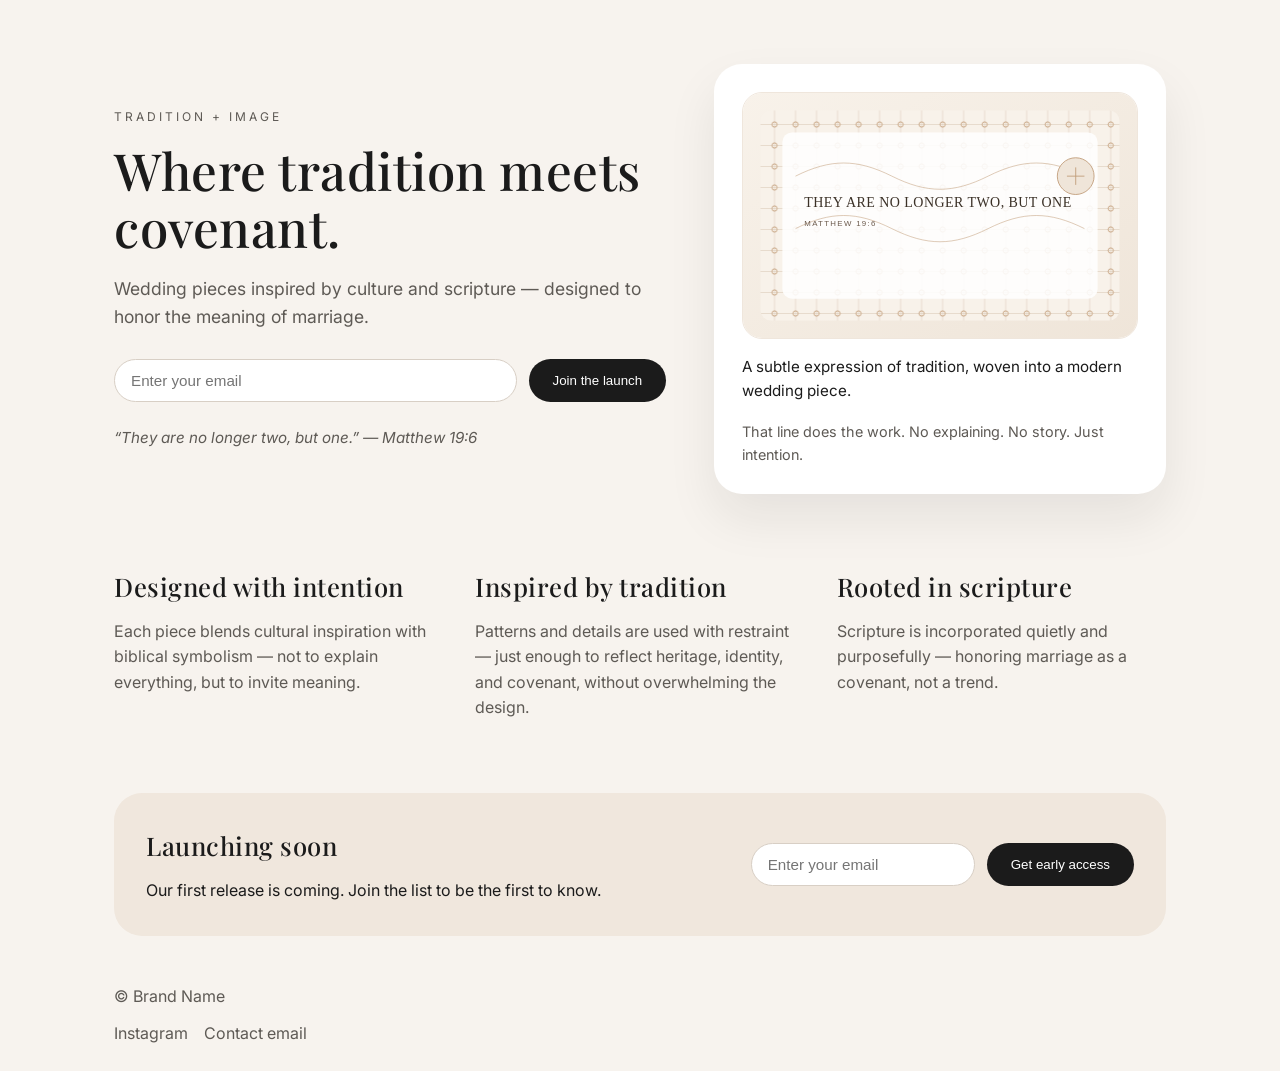
<file: index.html>
<!doctype html>
<html lang="en">
  <head>
    <meta charset="UTF-8" />
    <meta name="viewport" content="width=device-width, initial-scale=1.0" />
    <title>Tradition &amp; Covenant</title>
    <link rel="preconnect" href="https://fonts.googleapis.com" />
    <link rel="preconnect" href="https://fonts.gstatic.com" crossorigin />
    <link
      href="https://fonts.googleapis.com/css2?family=Playfair+Display:wght@400;500;600&family=Inter:wght@300;400;500;600&display=swap"
      rel="stylesheet"
    />
    <link rel="stylesheet" href="styles.css" />
  </head>
  <body>
    <main>
      <section class="hero">
        <div class="hero-content">
          <p class="eyebrow">Tradition + Image</p>
          <h1>Where tradition meets covenant.</h1>
          <p class="subhead">
            Wedding pieces inspired by culture and scripture — designed to honor the meaning of marriage.
          </p>
          <form class="cta-form">
            <input type="email" name="email" placeholder="Enter your email" aria-label="Email" />
            <button type="submit">Join the launch</button>
          </form>
          <p class="verse">“They are no longer two, but one.” — Matthew 19:6</p>
        </div>
        <div class="hero-card">
          <img src="assets/visual-concept.svg" alt="Subtle traditional pattern with covenant inscription" />
          <p class="caption">A subtle expression of tradition, woven into a modern wedding piece.</p>
          <p class="caption-quiet">That line does the work. No explaining. No story. Just intention.</p>
        </div>
      </section>

      <section class="grid">
        <article>
          <h2>Designed with intention</h2>
          <p>
            Each piece blends cultural inspiration with biblical symbolism — not to explain everything, but to invite
            meaning.
          </p>
        </article>
        <article>
          <h2>Inspired by tradition</h2>
          <p>
            Patterns and details are used with restraint — just enough to reflect heritage, identity, and covenant,
            without overwhelming the design.
          </p>
        </article>
        <article>
          <h2>Rooted in scripture</h2>
          <p>Scripture is incorporated quietly and purposefully — honoring marriage as a covenant, not a trend.</p>
        </article>
      </section>

      <section class="coming-soon">
        <div>
          <h2>Launching soon</h2>
          <p>Our first release is coming. Join the list to be the first to know.</p>
        </div>
        <form class="cta-form">
          <input type="email" name="email" placeholder="Enter your email" aria-label="Email" />
          <button type="submit">Get early access</button>
        </form>
      </section>
    </main>

    <footer>
      <p>© Brand Name</p>
      <div class="footer-links">
        <a href="https://instagram.com" target="_blank" rel="noreferrer">Instagram</a>
        <a href="mailto:hello@brandname.com">Contact email</a>
      </div>
    </footer>
  </body>
</html>
</file>
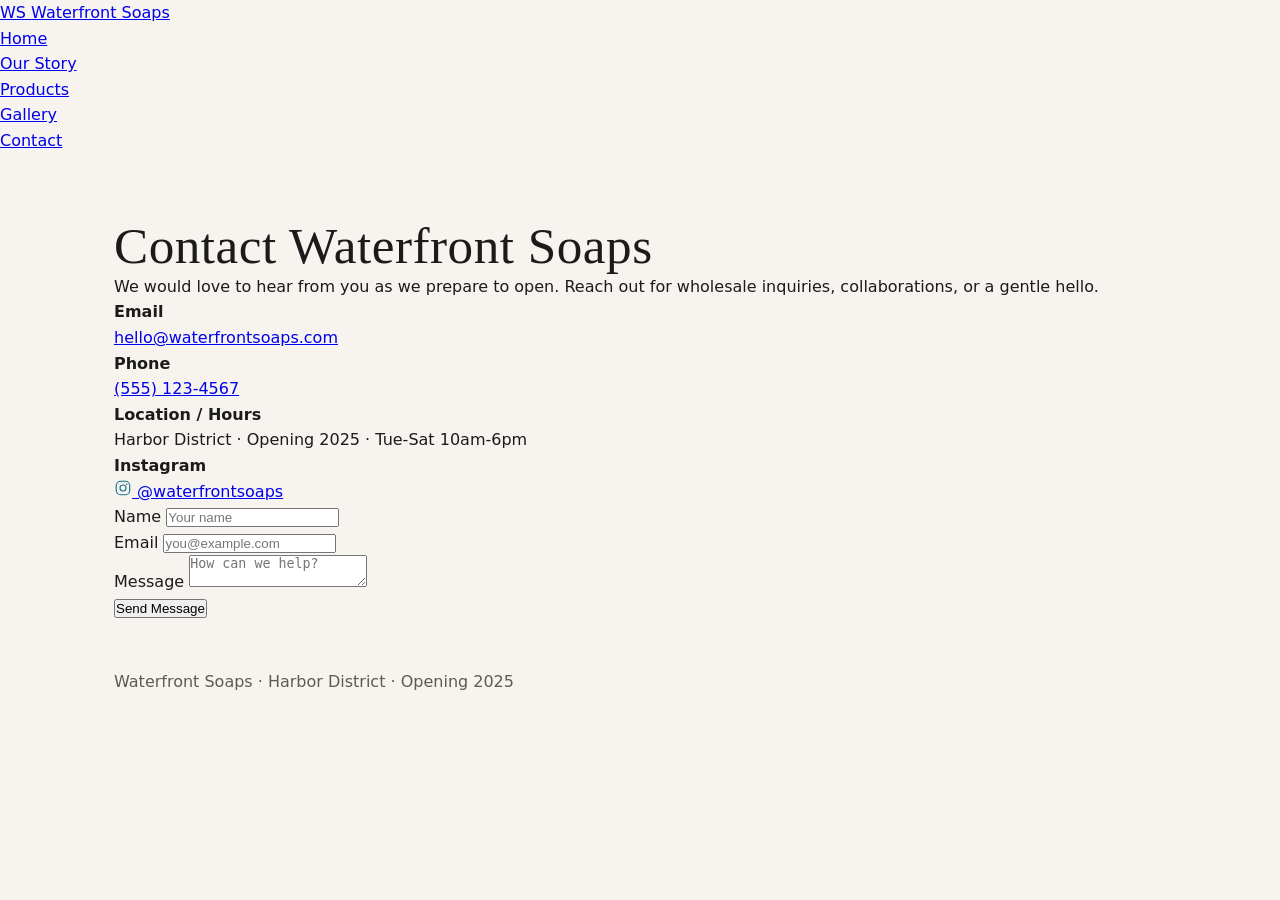
<file: contact.html>
<!DOCTYPE html>
<html lang="en">
  <head>
    <meta charset="UTF-8" />
    <meta name="viewport" content="width=device-width, initial-scale=1" />
    <title>Contact | Waterfront Soaps</title>
    <link rel="preconnect" href="https://fonts.googleapis.com" />
    <link rel="preconnect" href="https://fonts.gstatic.com" crossorigin />
    <link
      href="https://fonts.googleapis.com/css2?family=Cormorant+Garamond:wght@500;600&family=Poppins:wght@300;400;500;600&display=swap"
      rel="stylesheet"
    />
    <link rel="stylesheet" href="styles.css" />
  </head>
  <body>
    <header class="site-header">
      <div class="container header-inner">
        <a class="brand" href="index.html">
          <span class="brand-mark">WS</span>
          <span>Waterfront Soaps</span>
        </a>
        <nav aria-label="Primary">
          <ul>
            <li><a href="index.html">Home</a></li>
            <li><a href="about.html">Our Story</a></li>
            <li><a href="products.html">Products</a></li>
            <li><a href="gallery.html">Gallery</a></li>
            <li><a href="contact.html">Contact</a></li>
          </ul>
        </nav>
      </div>
    </header>

    <main>
      <section class="section">
        <div class="container split">
          <div class="reveal">
            <h1 class="section-title">Contact Waterfront Soaps</h1>
            <p class="section-lead">
              We would love to hear from you as we prepare to open. Reach out for wholesale
              inquiries, collaborations, or a gentle hello.
            </p>
            <div class="contact-card">
              <div>
                <strong>Email</strong>
                <p><a href="mailto:hello@waterfrontsoaps.com">hello@waterfrontsoaps.com</a></p>
              </div>
              <div>
                <strong>Phone</strong>
                <p><a href="tel:+15551234567">(555) 123-4567</a></p>
              </div>
              <div>
                <strong>Location / Hours</strong>
                <p>Harbor District · Opening 2025 · Tue-Sat 10am-6pm</p>
              </div>
              <div>
                <strong>Instagram</strong>
                <p>
                  <a class="instagram-link" href="https://instagram.com" target="_blank" rel="noreferrer">
                    <svg width="18" height="18" viewBox="0 0 24 24" fill="none" aria-hidden="true">
                      <rect x="3" y="3" width="18" height="18" rx="6" stroke="#12748a" stroke-width="1.5" />
                      <circle cx="12" cy="12" r="4" stroke="#12748a" stroke-width="1.5" />
                      <circle cx="17" cy="7" r="1" fill="#12748a" />
                    </svg>
                    @waterfrontsoaps
                  </a>
                </p>
              </div>
            </div>
          </div>
          <div class="reveal">
            <form class="contact-card form-grid">
              <div>
                <label for="name">Name</label>
                <input id="name" name="name" type="text" placeholder="Your name" />
              </div>
              <div>
                <label for="email">Email</label>
                <input id="email" name="email" type="email" placeholder="you@example.com" />
              </div>
              <div>
                <label for="message">Message</label>
                <textarea id="message" name="message" placeholder="How can we help?"></textarea>
              </div>
              <button class="button" type="submit">Send Message</button>
            </form>
          </div>
        </div>
      </section>
    </main>

    <footer class="footer">
      <div class="container">
        <p>Waterfront Soaps · Harbor District · Opening 2025</p>
      </div>
    </footer>
    <script src="script.js"></script>
  </body>
</html>
</file>
<file: styles.css>
:root {
  color-scheme: light;
  --cream: #f7f3ee;
  --ink: #1b1b1b;
  --muted: #5e5a55;
  --accent: #aa7e52;
  --soft: #f0e7dd;
}

* {
  box-sizing: border-box;
  margin: 0;
  padding: 0;
}

body {
  font-family: "Inter", system-ui, sans-serif;
  background: var(--cream);
  color: var(--ink);
  line-height: 1.6;
}

main {
  max-width: 1100px;
  margin: 0 auto;
  padding: 64px 24px 48px;
  display: flex;
  flex-direction: column;
  gap: 72px;
}

h1,
h2 {
  font-family: "Playfair Display", serif;
  font-weight: 500;
  letter-spacing: 0.5px;
}

h1 {
  font-size: clamp(2.5rem, 4vw, 3.5rem);
  line-height: 1.1;
}

h2 {
  font-size: 1.6rem;
  margin-bottom: 12px;
}

.hero {
  display: grid;
  gap: 48px;
  align-items: center;
}

@media (min-width: 900px) {
  .hero {
    grid-template-columns: 1.1fr 0.9fr;
  }
}

.eyebrow {
  text-transform: uppercase;
  letter-spacing: 3px;
  font-size: 0.75rem;
  color: var(--muted);
  margin-bottom: 16px;
}

.subhead {
  font-size: 1.1rem;
  color: var(--muted);
  margin: 20px 0 28px;
}

.cta-form {
  display: flex;
  flex-wrap: wrap;
  gap: 12px;
}

.cta-form input {
  flex: 1;
  min-width: 220px;
  padding: 12px 16px;
  border-radius: 999px;
  border: 1px solid #d8cfc5;
  background: #fff;
  font-size: 0.95rem;
}

.cta-form button {
  padding: 12px 24px;
  border-radius: 999px;
  border: none;
  background: var(--ink);
  color: #fff;
  font-weight: 500;
  cursor: pointer;
}

.verse {
  margin-top: 24px;
  font-size: 0.95rem;
  color: var(--muted);
  font-style: italic;
}

.hero-card {
  background: #fff;
  border-radius: 28px;
  padding: 28px;
  box-shadow: 0 24px 50px rgba(27, 27, 27, 0.08);
  display: flex;
  flex-direction: column;
  gap: 16px;
}

.hero-card img {
  width: 100%;
  border-radius: 20px;
  border: 1px solid #efe6dc;
}

.caption {
  font-size: 0.95rem;
  color: var(--ink);
}

.caption-quiet {
  font-size: 0.9rem;
  color: var(--muted);
}

.grid {
  display: grid;
  gap: 32px;
}

@media (min-width: 800px) {
  .grid {
    grid-template-columns: repeat(3, 1fr);
  }
}

.grid p {
  color: var(--muted);
}

.coming-soon {
  background: var(--soft);
  padding: 32px;
  border-radius: 28px;
  display: flex;
  flex-direction: column;
  gap: 20px;
}

@media (min-width: 900px) {
  .coming-soon {
    flex-direction: row;
    align-items: center;
    justify-content: space-between;
  }
}

footer {
  max-width: 1100px;
  margin: 0 auto 24px;
  padding: 0 24px;
  display: flex;
  flex-direction: column;
  gap: 12px;
  color: var(--muted);
}

.footer-links {
  display: flex;
  gap: 16px;
}

footer a {
  text-decoration: none;
  color: var(--muted);
}

footer a:hover {
  color: var(--ink);
}
</file>
